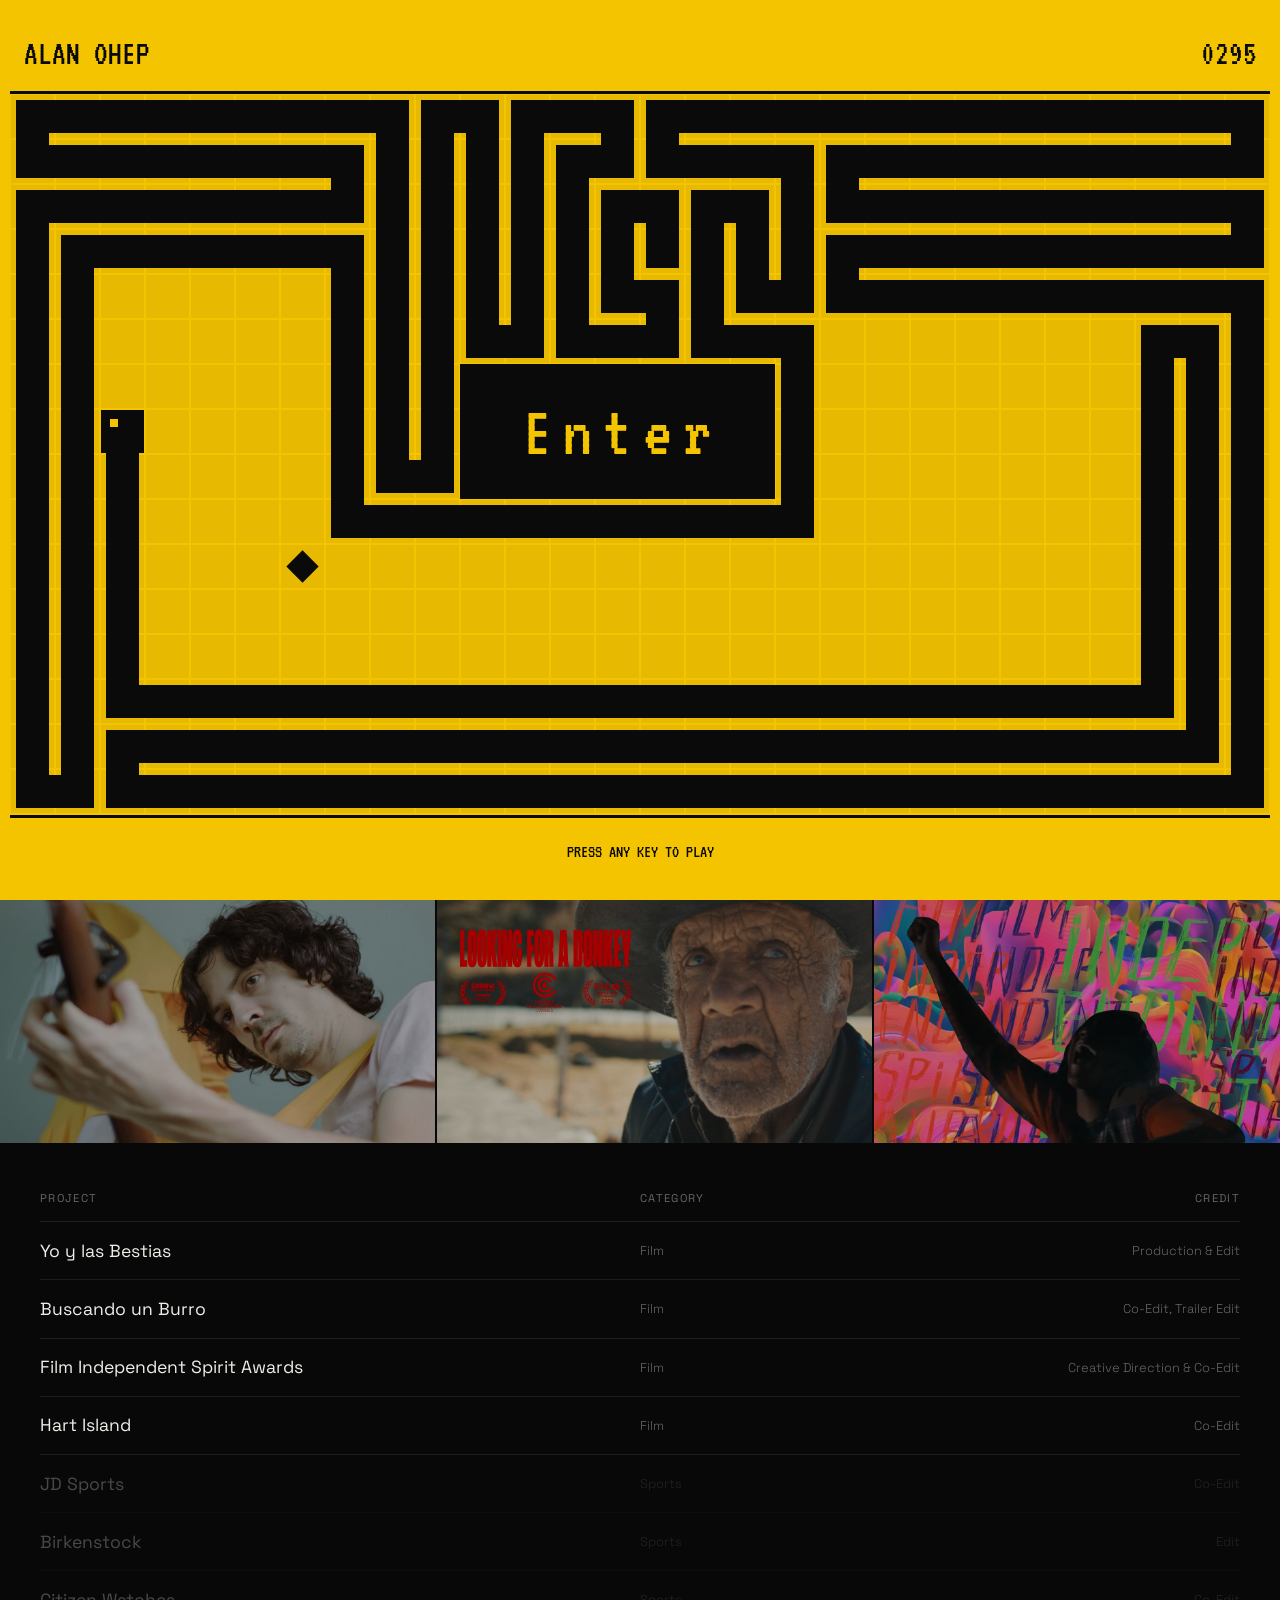
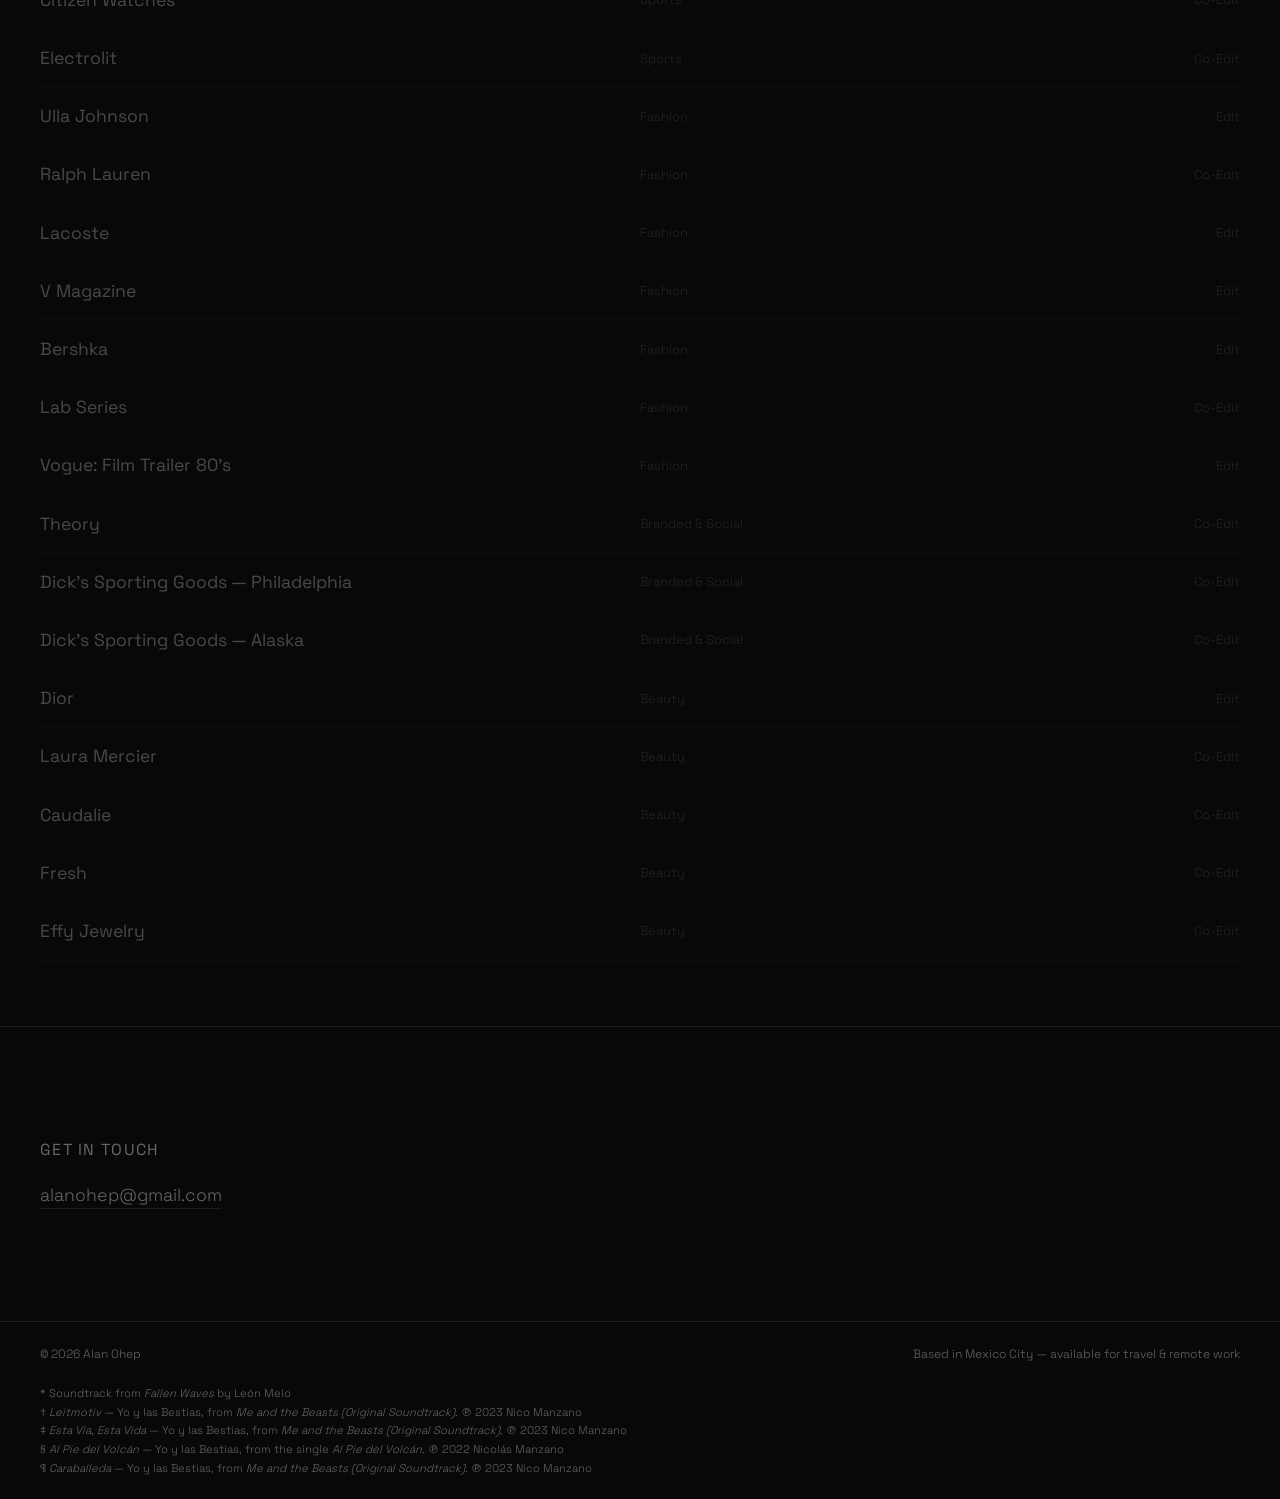
<file: index.html>
<!DOCTYPE html>
<html lang="en">
<head>
  <meta charset="UTF-8" />
  <meta name="viewport" content="width=device-width, initial-scale=1.0" />
  <title>Alan Ohep — Editor of Commercial, Branded &amp; Film</title>
  <meta name="description" content="Alan Ohep is a commercial, branded and film editor. Lead Editor at Caffeine Post. Credits include Dior, Ralph Lauren, Lacoste, V Magazine, and more. Available for travel and remote work." />
  <meta name="keywords" content="Alan Ohep, video editor, commercial editor, film editor, branded content, Caffeine Post, Dior, Ralph Lauren, Lacoste, fashion editor, beauty editor" />
  <meta name="author" content="Alan Ohep" />
  <meta property="og:title" content="Alan Ohep — Editor of Commercial, Branded &amp; Film" />
  <meta property="og:description" content="Lead Editor at Caffeine Post. Credits include Dior, Ralph Lauren, Lacoste, V Magazine, Dick's Sporting Goods, and more." />
  <meta property="og:image" content="https://alanohep.com/images/header.jpg" />
  <meta property="og:url" content="https://alanohep.com" />
  <meta property="og:type" content="website" />
  <meta name="twitter:card" content="summary_large_image" />
  <meta name="twitter:title" content="Alan Ohep — Editor" />
  <meta name="twitter:description" content="Editor of Commercial, Branded &amp; Film. Lead Editor at Caffeine Post." />
  <meta name="twitter:image" content="https://alanohep.com/images/header.jpg" />
  <link rel="canonical" href="https://alanohep.com" />
  <link rel="preconnect" href="https://fonts.googleapis.com" />
  <link rel="preconnect" href="https://fonts.gstatic.com" crossorigin />
  <link href="https://fonts.googleapis.com/css2?family=Space+Grotesk:wght@300;400;700&family=VT323&display=swap" rel="stylesheet" />
  <link rel="stylesheet" href="style.css?v=20261117163857" />
</head>
<body class="splash-open">

  <!-- Entry screen: a little snake game. The first key / tap starts the game and the music
       (browsers only allow sound after an interaction); losing reveals the site. -->
  <div class="splash" id="splash">
    <canvas id="snake" aria-label="Snake game"></canvas>
    <button class="splash-enter" id="splashEnter">Enter</button>
  </div>

  <!-- HERO -->
  <section id="hero">

    <!-- Featured image -->
    <div class="hero-main">
      <!-- Split hero: FILM on the left half of the screen, COMMERCIAL on the right. Only one
           shows at a time, full screen; it switches when the cursor crosses the middle (or with a
           swipe on phones). Visitors land on a random side. Clicking opens that side's reel.
           Each poster is the reel's first frame, so the switch to the video is seamless.
           The hero plays light 720p copies (*-bg.mp4); the reel player uses the full-quality files.
           On phones there's no split: Film / Commercial in the top menu work as tabs. -->
      <div class="hero-side" data-side="film">
        <video class="hero-featured" src="videos/film-reel-bg.mp4" poster="images/film-reel-poster.jpg" muted loop playsinline preload="metadata"></video>
        <div class="genre-labels">
          <span data-genre="fiction" data-en="Fiction" data-es="Ficción">Fiction</span>
          <span data-genre="documentary" data-en="Documentary" data-es="Documental">Documentary</span>
          <span data-genre="trailer" data-en="Trailer &amp; Promotion" data-es="Tráiler y Promoción">Trailer &amp; Promotion</span>
        </div>
      </div>
      <div class="hero-side" data-side="commercial">
        <video class="hero-featured" src="videos/commercial-reel-bg.mp4" poster="images/commercial-reel-poster.jpg" muted loop playsinline preload="metadata"></video>
        <div class="genre-labels">
          <span data-genre="sports" data-en="Sports" data-es="Deportes">Sports</span>
          <span data-genre="fashion" data-en="Fashion" data-es="Moda">Fashion</span>
          <span data-genre="beauty" data-en="Beauty" data-es="Belleza">Beauty</span>
          <span data-genre="branded" data-en="Branded &amp; Social" data-es="Branded y Social">Branded &amp; Social</span>
        </div>
      </div>
      <div class="hero-veil"></div>

      <div class="corner top-left">
        <span class="hero-name">Alan Ohep</span>
        <span class="hero-role" data-en="Editor&lt;span class=&quot;sep&quot;&gt;·&lt;/span&gt;Producer&lt;span class=&quot;sep&quot;&gt;·&lt;/span&gt;Director" data-es="Editor&lt;span class=&quot;sep&quot;&gt;·&lt;/span&gt;Productor&lt;span class=&quot;sep&quot;&gt;·&lt;/span&gt;Director">Editor<span class="sep">·</span>Producer<span class="sep">·</span>Director</span>
      </div>

      <!-- Song line: stays up in the hero while the rest of the header follows the scroll
           (script.js places it right under "Lead Editor") -->
      <div class="music-line" id="musicLine">
        <button class="now-playing" id="nowPlaying" aria-label="Play / pause music"><span id="nowPlayingIcon">▶</span> <span id="nowPlayingTitle" data-en="Play music" data-es="Escuchar música">Play music</span><span id="nowPlayingMark"></span></button>
      </div>

      <div class="corner top-right">
        <a href="#film">Film</a>
        <a href="#commercial" data-en="Commercial" data-es="Comercial">Commercial</a>
        <button class="lang-toggle" id="langToggle">ES</button>
      </div>

      <div class="corner bottom-left">
        <a href="reel.html" id="watchReel" data-en="Watch Reel →" data-es="Ver Reel →">Watch Reel →</a>
      </div>

      <div class="corner bottom-right">
        <a href="#selected" data-en="Selected Works ↓" data-es="Trabajos Seleccionados ↓">Selected Works ↓</a>
      </div>

    </div>

    <!-- Info banner -->
    <div class="hero-strip">

      <!-- Info banner -->
      <div class="strip-info">
        <div class="strip-info-col">
          <p data-en="From concept to final delivery." data-es="Del concepto a la entrega final.">From concept to final delivery.</p>
        </div>
        <div class="strip-info-col">
          <p data-en="Lead Editor at &lt;a href=&quot;https://caffeine.global&quot; target=&quot;_blank&quot; rel=&quot;noopener&quot;&gt;Caffeine&lt;/a&gt;. Based in Mexico City. Available for travel &amp;amp; remote work." data-es="Editor Principal en &lt;a href=&quot;https://caffeine.global&quot; target=&quot;_blank&quot; rel=&quot;noopener&quot;&gt;Caffeine&lt;/a&gt;. Radicado en CDMX. Disponible para viajar y trabajo remoto.">Lead Editor at <a href="https://caffeine.global" target="_blank" rel="noopener">Caffeine</a>. Based in Mexico City. Available for travel &amp; remote work.</p>
        </div>
        <div class="strip-info-col strip-info-about">
          <a href="#contact">About</a>
        </div>
      </div>

    </div>

  </section>

  <!-- Carousel (appears as the visitor scrolls down): top projects of the side being shown -->
  <div class="carousel" id="selected">
        <!-- Auto-sliding images (duplicated for seamless loop) -->
        <div class="strip-images">
          <div class="strip-track"><!-- filled by script.js -->          </div>
        </div>
  </div>

  <!-- WORK LIST -->
  <section id="works">
    <div class="container">
      <div class="table-header three-col">
        <span data-en="Project" data-es="Proyecto">Project</span>
        <span data-en="Category" data-es="Categoría">Category</span>
        <span data-en="Credit" data-es="Crédito">Credit</span>
      </div>
      <div class="work-table">

        <a href="https://www.youtube.com/watch?v=Rw-N4G2DRxI" target="_blank" class="work-row three-col" data-top id="film" data-thumb="images/yo-y-las-bestias.jpg" data-genre="fiction">
          <span class="client">Yo y las Bestias</span>
          <span class="cat" data-en="Film" data-es="Cine">Film</span>
          <span class="cat credit" data-en="Production &amp; Edit" data-es="Producción y Edición">Production &amp; Edit</span>
        </a>
        <a href="https://www.youtube.com/watch?v=NPY15kMqXHc&t=23s" target="_blank" class="work-row three-col" data-top data-thumb="images/buscando-un-burro.jpg" data-genre="documentary">
          <span class="client">Buscando un Burro</span>
          <span class="cat" data-en="Film" data-es="Cine">Film</span>
          <span class="cat credit" data-en="Co-Edit, Trailer Edit" data-es="Co-Edición, Edición del Tráiler">Co-Edit, Trailer Edit</span>
        </a>
        <a href="https://vimeo.com/reviews/b73c028b-ab83-4234-bbea-e2745785cdad/videos/928200820" target="_blank" class="work-row three-col" data-top data-thumb="images/spirit-awards.jpg" data-genre="trailer">
          <span class="client">Film Independent Spirit Awards</span>
          <span class="cat" data-en="Film" data-es="Cine">Film</span>
          <span class="cat credit" data-en="Creative Direction &amp; Co-Edit" data-es="Dirección Creativa y Co-Edición">Creative Direction &amp; Co-Edit</span>
        </a>
        <a href="https://vimeo.com/1228987000/e34137f912" target="_blank" class="work-row three-col" data-top data-genre="documentary" data-thumb="images/hart-island.jpg">
          <span class="client">Hart Island</span>
          <span class="cat" data-en="Film" data-es="Cine">Film</span>
          <span class="cat credit" data-en="Co-Edit" data-es="Co-Edición">Co-Edit</span>
        </a>
        <a href="https://vimeo.com/reviews/b73c028b-ab83-4234-bbea-e2745785cdad/videos/1019878581" target="_blank" class="work-row three-col" data-top id="commercial" data-thumb="images/jd-sports.jpg">
          <span class="client">JD Sports</span>
          <span class="cat" data-en="Sports" data-es="Deportes">Sports</span>
          <span class="cat credit" data-en="Co-Edit" data-es="Co-Edición">Co-Edit</span>
        </a>
        <a href="https://vimeo.com/817484691" target="_blank" class="work-row three-col" data-thumb="images/birkenstock.jpg">
          <span class="client">Birkenstock</span>
          <span class="cat" data-en="Sports" data-es="Deportes">Sports</span>
          <span class="cat credit" data-en="Edit" data-es="Edición">Edit</span>
        </a>
        <a href="https://vimeo.com/970118627" target="_blank" class="work-row three-col" data-thumb="images/citizen-watches.jpg">
          <span class="client">Citizen Watches</span>
          <span class="cat" data-en="Sports" data-es="Deportes">Sports</span>
          <span class="cat credit" data-en="Co-Edit" data-es="Co-Edición">Co-Edit</span>
        </a>
        <a href="https://vimeo.com/1231715938/91493c4c05" target="_blank" class="work-row three-col" data-thumb="images/electrolit.jpg">
          <span class="client">Electrolit</span>
          <span class="cat" data-en="Sports" data-es="Deportes">Sports</span>
          <span class="cat credit" data-en="Co-Edit" data-es="Co-Edición">Co-Edit</span>
        </a>
        <a href="https://vimeo.com/reviews/b73c028b-ab83-4234-bbea-e2745785cdad/videos/915758929" target="_blank" class="work-row three-col" data-thumb="images/ulla-johnson.jpg">
          <span class="client">Ulla Johnson</span>
          <span class="cat" data-en="Fashion" data-es="Moda">Fashion</span>
          <span class="cat credit" data-en="Edit" data-es="Edición">Edit</span>
        </a>
        <a href="https://vimeo.com/719423071/97a941ad02" target="_blank" class="work-row three-col" data-top data-thumb="images/ralph-lauren-logo.jpg">
          <span class="client">Ralph Lauren</span>
          <span class="cat" data-en="Fashion" data-es="Moda">Fashion</span>
          <span class="cat credit" data-en="Co-Edit" data-es="Co-Edición">Co-Edit</span>
        </a>
        <a href="https://vimeo.com/933819495" target="_blank" class="work-row three-col" data-top data-thumb="images/lacoste.jpg">
          <span class="client">Lacoste</span>
          <span class="cat" data-en="Fashion" data-es="Moda">Fashion</span>
          <span class="cat credit" data-en="Edit" data-es="Edición">Edit</span>
        </a>
        <a href="https://vimeo.com/reviews/b73c028b-ab83-4234-bbea-e2745785cdad/videos/915762552" target="_blank" class="work-row three-col" data-thumb="images/v-magazine.jpg">
          <span class="client">V Magazine</span>
          <span class="cat" data-en="Fashion" data-es="Moda">Fashion</span>
          <span class="cat credit" data-en="Edit" data-es="Edición">Edit</span>
        </a>
        <a href="https://vimeo.com/1061439642" target="_blank" class="work-row three-col" data-thumb="images/bershka.jpg">
          <span class="client">Bershka</span>
          <span class="cat" data-en="Fashion" data-es="Moda">Fashion</span>
          <span class="cat credit" data-en="Edit" data-es="Edición">Edit</span>
        </a>
        <a href="https://vimeo.com/1050198358" target="_blank" class="work-row three-col" data-thumb="images/lab-series.jpg">
          <span class="client">Lab Series</span>
          <span class="cat" data-en="Fashion" data-es="Moda">Fashion</span>
          <span class="cat credit" data-en="Co-Edit" data-es="Co-Edición">Co-Edit</span>
        </a>
        <a href="https://vimeo.com/reviews/b73c028b-ab83-4234-bbea-e2745785cdad/videos/915759068" target="_blank" class="work-row three-col" data-thumb="images/vogue.jpg">
          <span class="client">Vogue: Film Trailer 80's</span>
          <span class="cat" data-en="Fashion" data-es="Moda">Fashion</span>
          <span class="cat credit" data-en="Edit" data-es="Edición">Edit</span>
        </a>
        <a href="https://vimeo.com/762718720/5bb795bd5f" target="_blank" class="work-row three-col">
          <span class="client">Theory</span>
          <span class="cat" data-en="Branded &amp; Social" data-es="Branded y Social">Branded &amp; Social</span>
          <span class="cat credit" data-en="Co-Edit" data-es="Co-Edición">Co-Edit</span>
        </a>
        <a href="https://vimeo.com/1050197714/65b3336687" target="_blank" class="work-row three-col" data-thumb="images/dicks-philly.jpg">
          <span class="client">Dick's Sporting Goods — Philadelphia</span>
          <span class="cat" data-en="Branded &amp; Social" data-es="Branded y Social">Branded &amp; Social</span>
          <span class="cat credit" data-en="Co-Edit" data-es="Co-Edición">Co-Edit</span>
        </a>
        <a href="https://vimeo.com/1050191858/4f924d770b" target="_blank" class="work-row three-col" data-top data-thumb="images/dicks-alaska.jpg">
          <span class="client">Dick's Sporting Goods — Alaska</span>
          <span class="cat" data-en="Branded &amp; Social" data-es="Branded y Social">Branded &amp; Social</span>
          <span class="cat credit" data-en="Co-Edit" data-es="Co-Edición">Co-Edit</span>
        </a>
        <a href="https://vimeo.com/1062934780/85faeee801" target="_blank" class="work-row three-col" data-top data-thumb="images/dior-waves.jpg">
          <span class="client">Dior</span>
          <span class="cat" data-en="Beauty" data-es="Belleza">Beauty</span>
          <span class="cat credit" data-en="Edit" data-es="Edición">Edit</span>
        </a>
        <a href="https://vimeo.com/1008607034/6d6bdf6892" target="_blank" class="work-row three-col" data-thumb="images/laura-mercier.jpg">
          <span class="client">Laura Mercier</span>
          <span class="cat" data-en="Beauty" data-es="Belleza">Beauty</span>
          <span class="cat credit" data-en="Co-Edit" data-es="Co-Edición">Co-Edit</span>
        </a>
        <a href="https://vimeo.com/1061439642" target="_blank" class="work-row three-col" data-thumb="images/caudalie.jpg">
          <span class="client">Caudalie</span>
          <span class="cat" data-en="Beauty" data-es="Belleza">Beauty</span>
          <span class="cat credit" data-en="Co-Edit" data-es="Co-Edición">Co-Edit</span>
        </a>
        <a href="https://vimeo.com/1050197105" target="_blank" class="work-row three-col" data-thumb="images/fresh.jpg">
          <span class="client">Fresh</span>
          <span class="cat" data-en="Beauty" data-es="Belleza">Beauty</span>
          <span class="cat credit" data-en="Co-Edit" data-es="Co-Edición">Co-Edit</span>
        </a>
        <a href="https://vimeo.com/1168187092/575964a9a3" target="_blank" class="work-row three-col" data-thumb="images/effy-jewelry.jpg">
          <span class="client">Effy Jewelry</span>
          <span class="cat" data-en="Beauty" data-es="Belleza">Beauty</span>
          <span class="cat credit" data-en="Co-Edit" data-es="Co-Edición">Co-Edit</span>
        </a>

      </div>
    </div>
  </section>

  <!-- CONTACT -->
  <section id="contact">
    <div class="container contact-wrap">
      <h2 data-en="Get in touch" data-es="Contacto">Get in touch</h2>
      <div class="contact-links">
        <a href="mailto:alanohep@gmail.com">alanohep@gmail.com</a>
      </div>
    </div>
  </section>

  <footer>
    <span>© 2026 Alan Ohep</span>
    <span data-en="Based in Mexico City — available for travel &amp; remote work" data-es="Radicado en Ciudad de México — disponible para viajar y trabajo remoto">Based in Mexico City — available for travel &amp; remote work</span>
  </footer>

  <!-- Extra credits -->
  <div class="extra-credits">
    <p data-en="* Soundtrack from &lt;em&gt;Fallen Waves&lt;/em&gt; by León Melo" data-es="* Soundtrack de &lt;em&gt;Caen las Olas&lt;/em&gt; por León Melo">* Soundtrack from <em>Fallen Waves</em> by León Melo</p>
    <p data-en="† &lt;em&gt;Leitmotiv&lt;/em&gt; — Yo y las Bestias, from &lt;em&gt;Me and the Beasts (Original Soundtrack)&lt;/em&gt;. ℗ 2023 Nico Manzano" data-es="† &lt;em&gt;Leitmotiv&lt;/em&gt; — Yo y las Bestias, de &lt;em&gt;Me and the Beasts (Original Soundtrack)&lt;/em&gt;. ℗ 2023 Nico Manzano">† <em>Leitmotiv</em> — Yo y las Bestias, from <em>Me and the Beasts (Original Soundtrack)</em>. ℗ 2023 Nico Manzano</p>
    <p data-en="‡ &lt;em&gt;Esta Vía, Esta Vida&lt;/em&gt; — Yo y las Bestias, from &lt;em&gt;Me and the Beasts (Original Soundtrack)&lt;/em&gt;. ℗ 2023 Nico Manzano" data-es="‡ &lt;em&gt;Esta Vía, Esta Vida&lt;/em&gt; — Yo y las Bestias, de &lt;em&gt;Me and the Beasts (Original Soundtrack)&lt;/em&gt;. ℗ 2023 Nico Manzano">‡ <em>Esta Vía, Esta Vida</em> — Yo y las Bestias, from <em>Me and the Beasts (Original Soundtrack)</em>. ℗ 2023 Nico Manzano</p>
    <p data-en="§ &lt;em&gt;Al Pie del Volcán&lt;/em&gt; — Yo y las Bestias, from the single &lt;em&gt;Al Pie del Volcán&lt;/em&gt;. ℗ 2022 Nicolás Manzano" data-es="§ &lt;em&gt;Al Pie del Volcán&lt;/em&gt; — Yo y las Bestias, del sencillo &lt;em&gt;Al Pie del Volcán&lt;/em&gt;. ℗ 2022 Nicolás Manzano">§ <em>Al Pie del Volcán</em> — Yo y las Bestias, from the single <em>Al Pie del Volcán</em>. ℗ 2022 Nicolás Manzano</p>
    <p data-en="¶ &lt;em&gt;Caraballeda&lt;/em&gt; — Yo y las Bestias, from &lt;em&gt;Me and the Beasts (Original Soundtrack)&lt;/em&gt;. ℗ 2023 Nico Manzano" data-es="¶ &lt;em&gt;Caraballeda&lt;/em&gt; — Yo y las Bestias, de &lt;em&gt;Me and the Beasts (Original Soundtrack)&lt;/em&gt;. ℗ 2023 Nico Manzano">¶ <em>Caraballeda</em> — Yo y las Bestias, from <em>Me and the Beasts (Original Soundtrack)</em>. ℗ 2023 Nico Manzano</p>
  </div>

  <!-- About popup -->
  <div class="about-modal" id="aboutModal">
    <div class="about-modal-inner">
      <button class="about-close" id="aboutClose">✕</button>
      <div class="about-grid">
        <div class="about-col">
          <p class="about-bio" data-en="From concept to final delivery." data-es="Del concepto a la entrega final.">From concept to final delivery.</p>
        </div>
        <div class="about-col">
          <p data-en="Lead Editor at Caffeine Post since 2022." data-es="Editor Principal en Caffeine Post desde 2022.">Lead Editor at Caffeine Post since 2022.</p>
          <p data-en="Based in Mexico City, with a Mexican work permit." data-es="Radicado en Ciudad de México, con permiso de trabajo.">Based in Mexico City, with a Mexican work permit.</p>
          <p data-en="U.S. tourist visa holder." data-es="Cuenta con visa de turista de EE. UU.">U.S. tourist visa holder.</p>
          <p data-en="Available for travel and remote work." data-es="Disponible para viajar y trabajar a distancia.">Available for travel and remote work.</p>
        </div>
        <div class="about-col">
          <a href="mailto:alanohep@gmail.com">alanohep@gmail.com</a>
          <span data-en="Spanish native — English bilingual" data-es="Español nativo — inglés bilingüe">Spanish native — English bilingual</span>
        </div>
      </div>
    </div>
  </div>

  <!-- Background music (tracks are listed in script.js) -->
  <audio id="bgMusic" preload="auto"></audio>

  <!-- Reel player (opens over the page with the reel of the side being shown) -->
  <div class="reel-overlay" id="reelOverlay" aria-hidden="true">
    <button class="reel-close" id="reelClose" aria-label="Close">✕</button>
    <video id="reelPlayer" playsinline controls></video>
  </div>

  <!-- Hover preview -->
  <div id="thumb-preview"><img alt="" /><video muted playsinline loop preload="none"></video></div>

  <script src="script.js?v=20261117163857"></script>
  <script src="snake.js?v=20261117163857"></script>
</body>
</html>
</file>
<file: style.css>
*, *::before, *::after { box-sizing: border-box; margin: 0; padding: 0; }

:root {
  --bg: #080808;
  --text: #f0ede8;
  --muted: #666;
  --border: #1c1c1c;
  --hover-bg: #111;
  --font: 'Space Grotesk', system-ui, sans-serif;
}

html { scroll-behavior: smooth; }

body {
  -webkit-tap-highlight-color: transparent;
  -webkit-text-size-adjust: 100%;
  background: var(--bg);
  color: var(--text);
  font-family: var(--font);
  font-weight: 300;
  -webkit-font-smoothing: antialiased;
}

a { color: inherit; text-decoration: none; }

/* ─── HERO ─── */
#hero {
  width: 100%;
  height: 100vh;
  height: 100svh; /* phones: exclude the browser's address bar */
  display: flex;
  flex-direction: column;
}

.hero-main {
  position: relative;
  flex: 1;
  overflow: hidden;
  min-height: 0;
}

/* Split hero: both sides are stacked full screen; the active one fades in */
.hero-main { cursor: pointer; }
.hero-side {
  position: absolute;
  inset: 0;
  opacity: 0;
  transition: opacity 0.4s ease;
}
.hero-side.active { opacity: 1; }

.hero-featured {
  position: absolute;
  inset: 0;
  width: 100%;
  height: 100%;
  object-fit: cover;
  object-position: center;
  transition: opacity 0.35s ease;
}

.hero-veil {
  position: absolute;
  inset: 0;
  background: linear-gradient(
    to bottom,
    rgba(0,0,0,0.5) 0%,
    rgba(0,0,0,0.0) 30%,
    rgba(0,0,0,0.0) 60%,
    rgba(0,0,0,0.65) 100%
  );
  z-index: 1;
}

/* ─── HERO STRIP ─── */
.hero-strip {
  flex-shrink: 0;
  background: #000;
  display: flex;
  flex-direction: column;
}

/* Sliding images */
/* About three projects visible at a time */
.strip-images {
  height: 19vw;
  overflow: hidden;
}

.strip-track {
  display: flex;
  height: 100%;
  gap: 2px;
  width: max-content;
  animation: slideLeft 55s linear infinite;
}

@media (hover: hover) {
  .strip-track:hover { animation-play-state: paused; }
}

@keyframes slideLeft {
  0%   { transform: translateX(0); }
  100% { transform: translateX(-50%); }
}

.strip-item {
  flex: 0 0 auto;
  width: 34vw;
  height: 100%;
  overflow: hidden;
  display: block;
}

.strip-item img {
  width: 100%;
  height: 100%;
  object-fit: cover;
  display: block;
  filter: brightness(0.75);
  transition: filter 0.3s;
}

@media (hover: hover) {
  .strip-item:hover img { filter: brightness(1); }
}

/* Info banner */
/* Same columns as the project list below, so "About" lines up with CREDIT */
.strip-info {
  display: grid;
  grid-template-columns: 2fr 1fr 1fr;
  gap: 1.5rem;
  padding: 0.85rem 2.5rem;
  border-top: 1px solid var(--border);
  align-items: center;
}

.strip-info-col {
  display: flex;
  flex-direction: column;
  gap: 0.25rem;
}

.strip-info-col p,
.strip-info-col a,
.strip-info-col span {
  font-size: 0.72rem;
  color: rgba(240,237,232,0.45);
  line-height: 1.55;
}

.strip-info-col a:hover { color: var(--text); }

/* Links inside a sentence (e.g. Caffeine): subtle underline so they read as links */
.strip-info-col p a {
  font-size: inherit;
  color: rgba(240,237,232,0.7);
  text-decoration: underline;
  text-decoration-color: rgba(240,237,232,0.3);
  text-underline-offset: 2px;
  transition: color 0.2s, text-decoration-color 0.2s;
}
.strip-info-col p a:hover { color: var(--text); text-decoration-color: var(--text); }

.strip-info-about { align-items: flex-end; text-align: right; }
.strip-info-about a {
  font-size: 0.75rem;
  letter-spacing: 0.12em;
  text-transform: uppercase;
  color: rgba(240,237,232,0.65);
}

.corner {
  position: absolute;
  z-index: 10;
  pointer-events: auto;
}

.corner.top-left {
  top: 2rem; left: 2.5rem;
  display: flex;
  flex-direction: column;
  align-items: flex-start;
  gap: 0.35rem;
}

/* Name, Lead Editor, Commercial / Film and ES follow the visitor while scrolling */
.corner.top-left,
.corner.top-right {
  position: fixed;
  z-index: 50;
}

/* The song line stays up in the hero (it scrolls away with the page) */
.music-line {
  position: absolute;
  right: 2.5rem;
  top: 4rem; /* script.js sets the exact spot, right under Film / Commercial / ES */
  z-index: 10;
}

/* Dark fade behind the fixed corners once the page scrolls past the hero,
   so they stay readable over the project list */
body::before {
  content: '';
  position: fixed;
  top: 0; left: 0; right: 0;
  height: 7rem;
  background: linear-gradient(to bottom, rgba(8,8,8,0.95) 0%, rgba(8,8,8,0.8) 55%, rgba(8,8,8,0) 100%);
  opacity: 0;
  transition: opacity 0.3s;
  pointer-events: none;
  z-index: 40;
}
body.scrolled::before { opacity: 1; }

.corner.top-right {
  top: 2rem; right: 2.5rem;
  display: flex;
  align-items: center;
  gap: 2rem;
}

.corner.bottom-left { bottom: 2rem; left: 2.5rem; }
.corner.bottom-right { bottom: 2rem; right: 2.5rem; }

.hero-name {
  text-transform: uppercase;
  letter-spacing: 0.08em;
  font-size: 1.1rem;
  font-weight: 500;
  color: var(--text);
}

.hero-role {
  font-size: 0.78rem;
  font-weight: 400;
  letter-spacing: 0.12em;
  text-transform: lowercase;
  color: rgba(240,237,232,0.6);
}
.hero-role .sep {
  margin: 0 0.6em;
  color: rgba(240,237,232,0.35);
}

.corner.top-right a,
.corner.bottom-left a,
.corner.bottom-right a {
  font-size: 1rem;
  font-weight: 400;
  color: rgba(240,237,232,0.65);
  transition: color 0.2s;
}

.corner.top-right a:hover,
.corner.bottom-left a:hover,
.corner.bottom-right a:hover { color: var(--text); }

.lang-toggle {
  background: none;
  border: 1px solid rgba(240,237,232,0.3);
  color: rgba(240,237,232,0.65);
  font-family: var(--font);
  font-size: 0.7rem;
  letter-spacing: 0.08em;
  padding: 0.25rem 0.55rem;
  cursor: pointer;
  border-radius: 2px;
  transition: color 0.2s, border-color 0.2s;
}

.lang-toggle:hover { color: var(--text); border-color: var(--text); }

/* ─── ABOUT BUTTON ─── */
.about-toggle {
  background: none;
  border: none;
  color: rgba(240,237,232,0.65);
  font-family: var(--font);
  font-size: 0.8rem;
  font-weight: 400;
  cursor: pointer;
  padding: 0;
  transition: color 0.2s;
}
.about-toggle:hover { color: var(--text); }

/* ─── ABOUT MODAL ─── */
.about-modal {
  position: fixed;
  inset: 0;
  z-index: 200;
  background: rgba(0,0,0,0.88);
  display: flex;
  align-items: center;
  justify-content: center;
  opacity: 0;
  pointer-events: none;
  transition: opacity 0.3s ease;
}

.about-modal.open {
  opacity: 1;
  pointer-events: auto;
}

.about-modal-inner {
  position: relative;
  width: 100%;
  max-width: 1000px;
  padding: 4rem 2.5rem;
}

.about-close {
  position: absolute;
  top: 1.5rem;
  right: 2.5rem;
  background: none;
  border: none;
  color: var(--muted);
  font-size: 1rem;
  cursor: pointer;
  transition: color 0.2s;
  font-family: var(--font);
}
.about-close:hover { color: var(--text); }

.about-grid {
  display: grid;
  grid-template-columns: 1.4fr 1fr 1fr;
  gap: 3rem;
  align-items: start;
}

.about-col {
  display: flex;
  flex-direction: column;
  gap: 0.75rem;
}

.about-bio {
  font-size: 1.1rem;
  line-height: 1.7;
  color: var(--text);
}

.about-col p,
.about-col span {
  font-size: 0.9rem;
  color: rgba(240,237,232,0.55);
  line-height: 1.65;
}

.about-col a {
  font-size: 0.9rem;
  color: rgba(240,237,232,0.55);
  transition: color 0.2s;
}
.about-col a:hover { color: var(--text); }

/* ─── CONTAINER ─── */
.container {
  padding: 0 2.5rem;
}

/* ─── TABLE HEADER ─── */
.table-header {
  display: flex;
  justify-content: space-between;
  padding: 3rem 0 1rem;
  border-bottom: 1px solid var(--border);
  font-size: 0.7rem;
  font-weight: 400;
  letter-spacing: 0.12em;
  text-transform: uppercase;
  color: var(--muted);
}

/* ─── WORK LIST ─── */
.work-table {
  display: flex;
  flex-direction: column;
  margin-bottom: 1px;
}

.work-row {
  display: flex;
  justify-content: space-between;
  align-items: center;
  padding: 1.1rem 0;
  border-bottom: 1px solid var(--border);
  transition: padding 0.15s;
  cursor: pointer;
}

@media (hover: hover) {
  .work-row:hover {
    padding-left: 0.75rem;
    padding-right: 0.75rem;
    margin: 0 -0.75rem;
    background: var(--hover-bg);
  }
}
.work-row:active { background: var(--hover-bg); }

.client {
  font-size: clamp(0.95rem, 1.4vw, 1.1rem);
  font-weight: 400;
  display: flex;
  align-items: baseline;
  gap: 0.75rem;
}

.cat {
  font-size: 0.8rem;
  color: var(--muted);
  text-align: right;
}

/* Three-column rows (Commercial list) */
.table-header.three-col,
.work-row.three-col {
  display: grid;
  grid-template-columns: 2fr 1fr 1fr;
  gap: 1.5rem;
}

.three-col > :nth-child(2) { text-align: left; }
.three-col > :nth-child(3) { text-align: right; }

/* ─── SECTIONS ─── */
#works { padding-bottom: 4rem; }

/* ─── CONTACT ─── */
#contact {
  border-top: 1px solid var(--border);
  padding: 7rem 0;
}

.contact-wrap h2 {
  font-size: 1rem;
  font-weight: 400;
  letter-spacing: 0.08em;
  text-transform: uppercase;
  color: var(--muted);
  margin-bottom: 1.5rem;
}

.contact-links { display: flex; flex-direction: column; gap: 0.6rem; }

.contact-links a {
  font-size: 1.1rem;
  color: var(--muted);
  border-bottom: 1px solid var(--border);
  padding-bottom: 0.15rem;
  width: fit-content;
  transition: color 0.2s, border-color 0.2s;
}

.contact-links a:hover { color: var(--text); border-color: var(--text); }

/* ─── FOOTER ─── */
footer {
  padding: 1.5rem 2.5rem;
  border-top: 1px solid var(--border);
  display: flex;
  justify-content: space-between;
  font-size: 0.75rem;
  color: var(--muted);
}

/* ─── THUMBNAIL PREVIEW ─── */
#thumb-preview {
  position: fixed;
  width: 540px;
  height: 304px;
  pointer-events: none;
  opacity: 0;
  transition: opacity 0.18s ease;
  z-index: 999;
  overflow: hidden;
}

#thumb-preview.active { opacity: 1; }

#thumb-preview img,
#thumb-preview video {
  width: 100%;
  height: 100%;
  object-fit: cover;
  display: block;
}

/* Anchor targets inside the unified project list (clear the fixed top bar) */
#film, #commercial { scroll-margin-top: 6rem; }
#works { scroll-margin-top: 3rem; }
#selected { scroll-margin-top: 6rem; } /* "Selected Works" lands on the carousel, clear of the fixed header */

#thumb-preview [hidden] { display: none; }

/* Phone-only tiny still (see PHONE section) */
.row-thumb { display: none; }

/* ─── BACKGROUND MUSIC ─── */
.corner.bottom-left {
  display: flex;
  flex-direction: column;
  gap: 0.5rem;
}

.now-playing {
  background: none;
  border: none;
  padding: 0;
  font-family: var(--font);
  font-weight: 300;
  text-align: right;
  cursor: pointer;
  transition: color 0.2s;
  font-size: 0.67rem;
  color: rgba(240,237,232,0.55);
  white-space: nowrap;
  overflow: hidden;
  text-overflow: ellipsis;
  max-width: min(420px, calc(100vw - 5rem));
}

.now-playing[hidden] { display: none; }
.now-playing:hover { color: var(--text); }
#nowPlayingIcon { display: inline-block; min-width: 1.1em; font-size: 0.85em; }

/* ─── EXTRA CREDITS (below the footer) ─── */
.extra-credits {
  padding: 0 2.5rem 1.5rem;
  font-size: 0.7rem;
  color: var(--muted);
  display: flex;
  flex-direction: column;
  gap: 0.3rem;
}

/* ─── ENTRY SCREEN ─── */
/* Full-screen yellow-and-black retro screen with the snake game (drawn by snake.js) */
body.splash-open { overflow: hidden; }

.splash {
  position: fixed;
  inset: 0;
  z-index: 300;
  background: #f5c400;
  touch-action: none;
  transition: opacity 0.8s ease, visibility 0.8s;
}

.splash.hidden { opacity: 0; visibility: hidden; pointer-events: none; }

.splash canvas {
  position: absolute;
  inset: 0;
  display: block;
  touch-action: none;
}

/* ENTER sits in the middle of the board; the snake plays around it
   (snake.js sizes and positions it over the blocked cells) */
.splash-enter {
  position: absolute;
  background: #0a0a0a;
  border: none;
  color: #f5c400;
  font-family: 'VT323', monospace;
  letter-spacing: 0.15em;
  line-height: 1;
  padding: 0 0 0 0.15em;
  cursor: pointer;
  transition: background 0.2s, color 0.2s;
}
.splash-enter:hover,
.splash-enter:focus-visible { background: #f5c400; color: #0a0a0a; outline: 3px solid #0a0a0a; outline-offset: -3px; }

/* ─── SPLIT HERO: subgenres ─── */
/* As the cursor moves down a side, that side's subgenre at the cursor's height emerges in
   big type over the reel, which keeps playing behind it (script.js picks it). Computers only. */
.hero-side { z-index: 0; }

.genre-labels {
  position: absolute;
  top: 0;
  bottom: 0;
  width: 50%;
  pointer-events: none;
}
.hero-side[data-side="film"] .genre-labels { left: 0; }
.hero-side[data-side="commercial"] .genre-labels { right: 0; }

.genre-labels span {
  position: absolute;
  left: 0;
  right: 0;
  text-align: center;
  font-size: 35px;
  font-weight: 400;
  letter-spacing: 0.06em;
  text-transform: uppercase;
  color: var(--text);
  text-shadow: 0 2px 24px rgba(0,0,0,0.55);
  transform: translateY(calc(-50% + 14px));
  opacity: 0;
  transition: opacity 0.35s ease, transform 0.45s ease;
}
.genre-labels span.active { opacity: 1; transform: translateY(-50%); }

/* After clicking a subgenre, the list highlights only its projects */
body[data-genre] .work-row { opacity: 0.28; }
body[data-genre="fiction"]     .work-row[data-genre="fiction"],
body[data-genre="documentary"] .work-row[data-genre="documentary"],
body[data-genre="trailer"]     .work-row[data-genre="trailer"],
body[data-genre="sports"]      .work-row[data-genre="sports"],
body[data-genre="fashion"]     .work-row[data-genre="fashion"],
body[data-genre="beauty"]      .work-row[data-genre="beauty"],
body[data-genre="branded"]     .work-row[data-genre="branded"] { opacity: 1; }

/* ─── SPLIT HERO: project list highlight ─── */
/* The whole list stays; rows from the side not being shown fade back */
.work-row { transition: opacity 0.4s ease; }
body[data-side="film"] .work-row:not(.is-film),
body[data-side="commercial"] .work-row.is-film { opacity: 0.28; }
body[data-side] .work-row:hover { opacity: 1; }

/* ─── REEL PLAYER ─── */
.reel-overlay {
  position: fixed;
  inset: 0;
  z-index: 250;
  background: #000;
  display: flex;
  align-items: center;
  justify-content: center;
  opacity: 0;
  visibility: hidden;
  transition: opacity 0.35s ease, visibility 0.35s;
}
.reel-overlay.open { opacity: 1; visibility: visible; }
.reel-overlay video { width: 100%; height: 100%; object-fit: contain; background: #000; }
.reel-close {
  position: absolute;
  top: 1.5rem;
  right: 2rem;
  z-index: 1;
  background: none;
  border: none;
  color: rgba(240,237,232,0.75);
  font-family: var(--font);
  font-size: 1.2rem;
  padding: 0.5rem;
  cursor: pointer;
  transition: color 0.2s;
}
.reel-close:hover { color: var(--text); }

/* Computers switch side with the cursor, so the Film / Commercial menu links are phone-only (tabs) */
@media (min-width: 641px) {
  .corner.top-right a[href="#film"],
  .corner.top-right a[href="#commercial"] { display: none; }
}

/* ─── PHONE ─── */
@media (max-width: 640px) {
  .container { padding: 0 1.25rem; }

  /* Hero corners: tighter to the edges */
  .corner.top-left     { top: 1.25rem; left: 1.25rem; }
  .music-line          { right: 1.25rem; }
  .corner.top-right    { top: 1.25rem; right: 1.25rem; gap: 1.1rem; }
  .corner.bottom-left  { bottom: 1.25rem; left: 1.25rem; }
  .corner.bottom-right { bottom: 1.25rem; right: 1.25rem; }
  .hero-name { font-size: 1rem; }
  .hero-role { font-size: 0.7rem; letter-spacing: 0.1em; }
  .corner.top-right a,
  .corner.bottom-left a,
  .corner.bottom-right a { font-size: 0.9rem; }
  .now-playing { font-size: 0.62rem; max-width: calc(100vw - 2.5rem); }
  .lang-toggle { padding: 0.4rem 0.6rem; } /* bigger tap target */
  .hero-main { touch-action: pan-y; }
  .genre-labels { display: none; } /* no cursor on phones */

  /* Film / Commercial work as tabs: the active one is lit and underlined */
  .corner.top-right a[href="#film"],
  .corner.top-right a[href="#commercial"] { padding-bottom: 2px; border-bottom: 1px solid transparent; }
  body[data-side="film"] .corner.top-right a[href="#film"],
  body[data-side="commercial"] .corner.top-right a[href="#commercial"] { color: var(--text); border-bottom-color: var(--text); }

  /* The list shows only the active tab's projects */
  body[data-side="film"] .work-row:not(.is-film),
  body[data-side="commercial"] .work-row.is-film { display: none; }
  .reel-close { top: 1rem; right: 1rem; }
  body::before { height: 5.5rem; }

  /* Sliding strip: smaller tiles */
  .strip-images { height: 45vw; }
  .strip-item { width: 80vw; }
  .strip-track { animation-duration: 40s; }

  /* Info banner: one column */
  .strip-info-about { align-items: flex-start; text-align: left; }
  .strip-info {
    grid-template-columns: 1fr;
    gap: 0.6rem;
    padding: 0.9rem 1.25rem;
  }

  /* Project list: name on top, category and credit underneath */
  .table-header.three-col { display: flex; padding-top: 2.5rem; }
  .table-header.three-col > :nth-child(n+2) { display: none; }
  .work-row.three-col {
    grid-template-columns: auto 1fr;
    column-gap: 0.75rem;
    row-gap: 0.3rem;
    padding: 1rem 0;
  }
  .work-row.three-col > .client { grid-column: 1 / -1; font-size: 0.85rem; line-height: 1.5; align-items: center; }
  .work-row.three-col > :nth-child(2),
  .work-row.three-col > :nth-child(3) { font-size: 0.65rem; text-align: left; }

  /* Tiny still that pops up next to the project name under the finger */
  .row-thumb {
    display: block;
    height: 1.5em;          /* same height as the name line, so the row doesn't grow */
    aspect-ratio: 16 / 9;
    object-fit: cover;
    border-radius: 2px;
    opacity: 0;
    transform: scale(0.85);
    transition: opacity 0.15s, transform 0.15s;
  }
  .work-row.touching .row-thumb.ready { opacity: 1; transform: none; }
  .work-row.three-col > :nth-child(2)::after { content: ' ·'; }
  #thumb-preview { display: none; }

  /* Contact, footer, credits */
  #contact { padding: 4rem 0; }
  .contact-links a { font-size: 1rem; padding: 0.3rem 0; }
  footer { flex-direction: column; gap: 0.4rem; padding: 1.25rem; }
  .extra-credits { padding: 0 1.25rem 1.5rem; }

  /* About popup: one column, scrollable */
  .about-modal { align-items: flex-start; overflow-y: auto; }
  .about-modal-inner { padding: 4rem 1.25rem 3rem; }
  .about-close { right: 1.25rem; padding: 0.5rem; }
  .about-grid { grid-template-columns: 1fr; gap: 1.5rem; }
  .about-bio { font-size: 1rem; }
}
</file>
